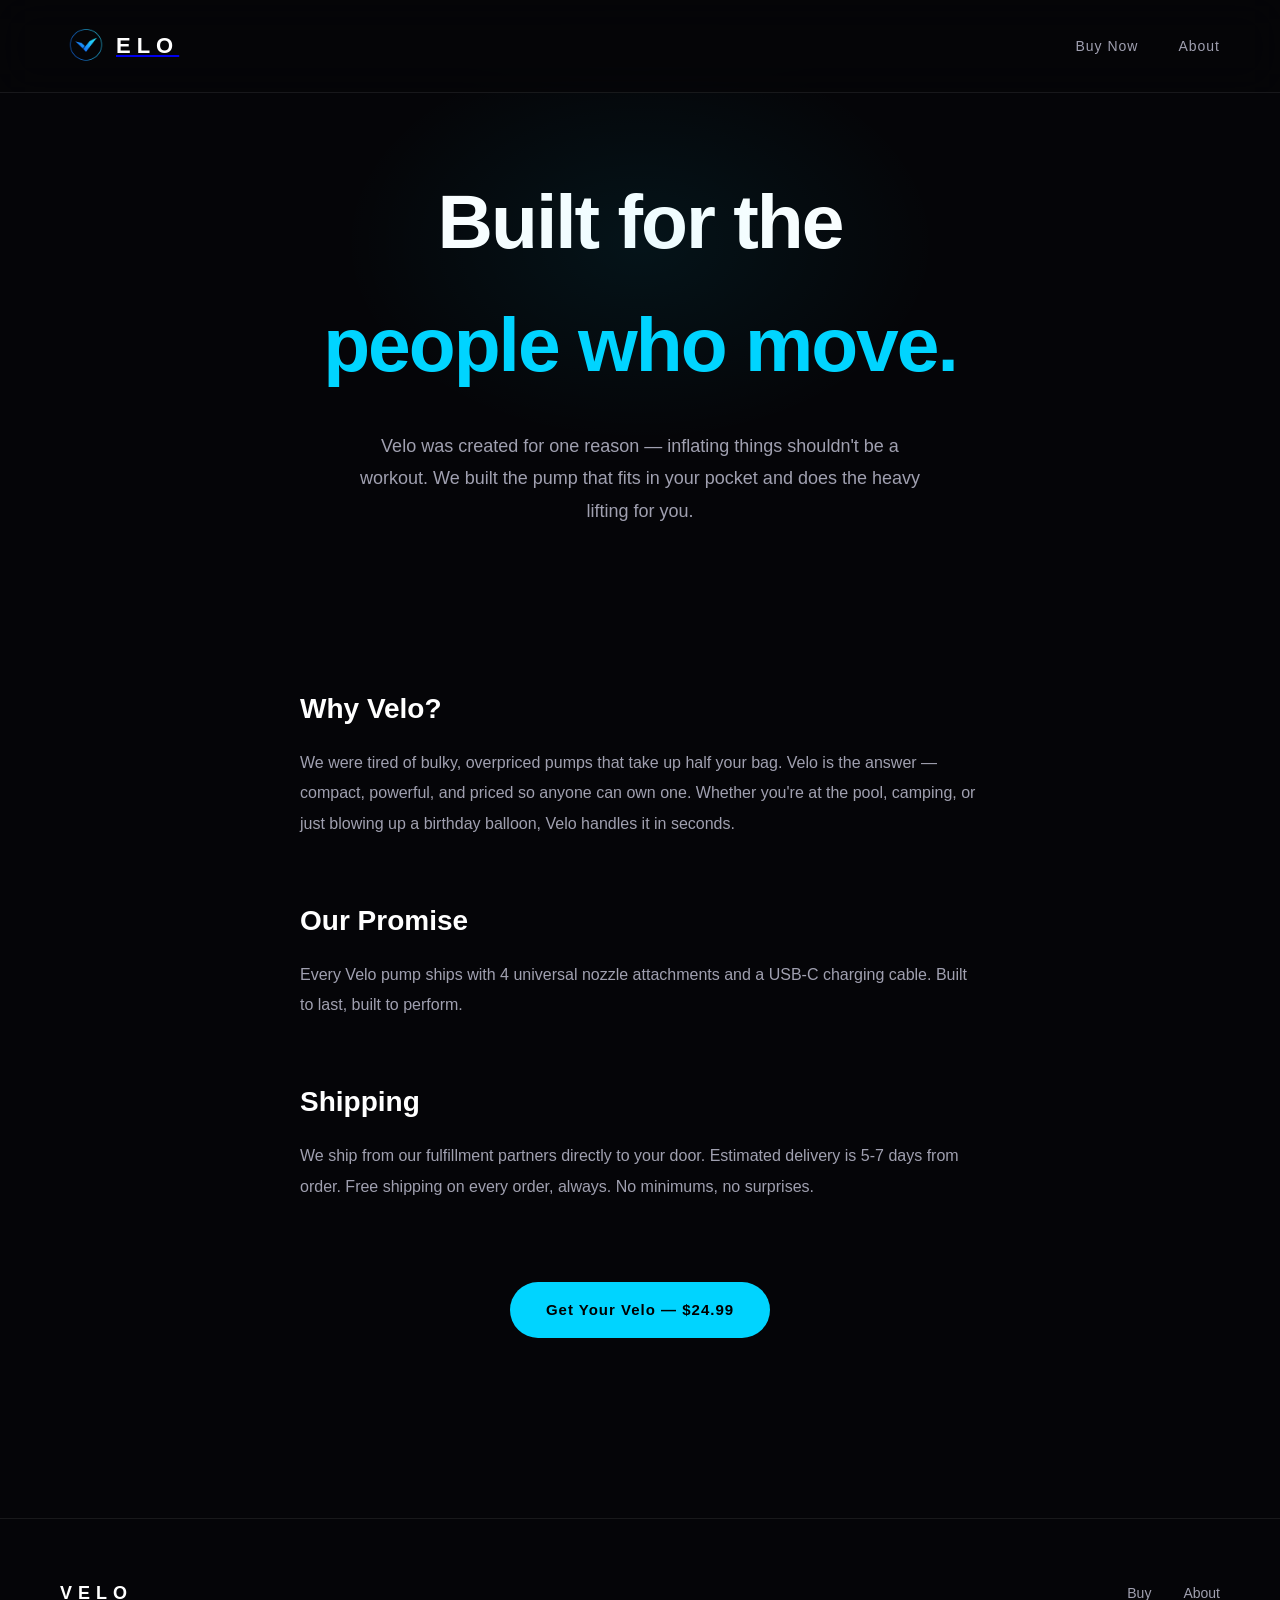
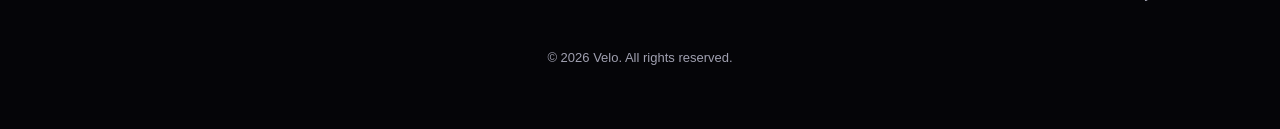
<file: about.html>
<!DOCTYPE html>
<html lang="en">
<head>
  <meta charset="UTF-8" />
  <meta name="viewport" content="width=device-width, initial-scale=1.0" />
  <title>About — Velo</title>
  <link rel="stylesheet" href="css/style.css" />
</head>
<body>

  <!-- NAV -->
  <nav class="nav">
    <a href="index.html" class="nav-logo"><img src="brand-logo-velo.png" alt="Velo" class="nav-logo-img" /><span class="nav-logo-text">ELO</span></a>
    <div class="nav-links">
      <a href="order.html">Buy Now</a>
      <a href="about.html">About</a>
    </div>
  </nav>

  <!-- ABOUT HERO -->
  <section class="about-hero">
    <h1>Built for the<br /><span class="blue">people who move.</span></h1>
    <p>Velo was created for one reason — inflating things shouldn't be a workout. We built the pump that fits in your pocket and does the heavy lifting for you.</p>
  </section>

  <!-- ABOUT CONTENT -->
  <div class="about-content">
    <div class="about-block reveal">
      <h2>Why Velo?</h2>
      <p>We were tired of bulky, overpriced pumps that take up half your bag. Velo is the answer — compact, powerful, and priced so anyone can own one. Whether you're at the pool, camping, or just blowing up a birthday balloon, Velo handles it in seconds.</p>
    </div>

    <div class="about-block reveal">
      <h2>Our Promise</h2>
      <p>Every Velo pump ships with 4 universal nozzle attachments and a USB-C charging cable. Built to last, built to perform.</p>
    </div>

    <div class="about-block reveal">
      <h2>Shipping</h2>
      <p>We ship from our fulfillment partners directly to your door. Estimated delivery is 5-7 days from order. Free shipping on every order, always. No minimums, no surprises.</p>
    </div>

    <div class="about-block reveal" style="text-align:center; padding-top: 20px;">
      <a href="order.html" class="btn-primary magnetic">Get Your Velo — $24.99</a>
    </div>
  </div>

  <!-- FOOTER -->
  <footer class="footer">
    <div class="footer-logo">VELO</div>
    <div class="footer-links">
      <a href="order.html">Buy</a>
      <a href="about.html">About</a>
    </div>
    <p class="footer-copy">© 2026 Velo. All rights reserved.</p>
  </footer>

  <script src="js/main.js"></script>
</body>
</html>
</file>
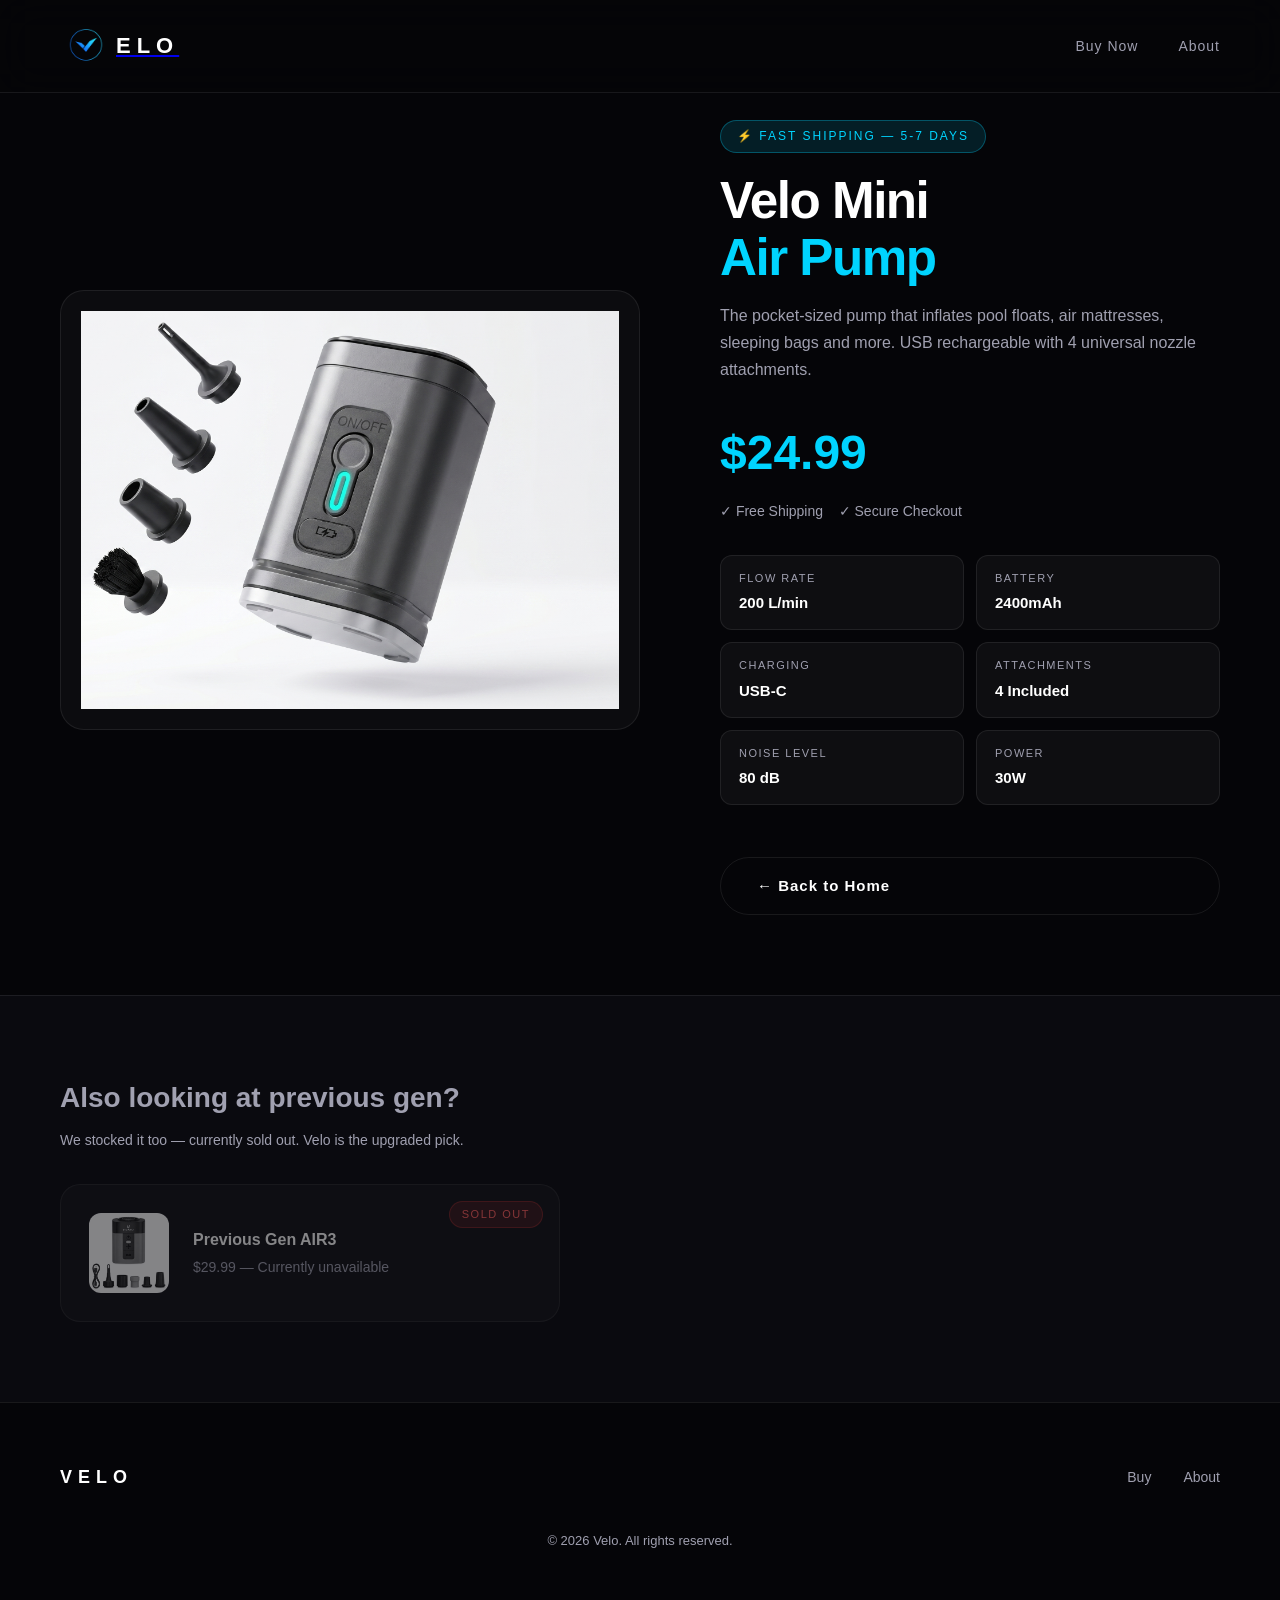
<file: order.html>
<!DOCTYPE html>
<html lang="en">
<head>
  <meta charset="UTF-8" />
  <meta name="viewport" content="width=device-width, initial-scale=1.0" />
  <title>Order — Velo Mini Air Pump</title>
  <link rel="stylesheet" href="css/style.css" />
</head>
<body>

  <!-- NAV -->
  <nav class="nav">
    <a href="index.html" class="nav-logo"><img src="brand-logo-velo.png" alt="Velo" class="nav-logo-img" /><span class="nav-logo-text">ELO</span></a>
    <div class="nav-links">
      <a href="order.html">Buy Now</a>
      <a href="about.html">About</a>
    </div>
  </nav>

  <!-- ORDER HERO -->
  <section class="order-hero" id="buy">
    <div class="order-images">
      <div class="order-main-img">
        <img src="Product pic cropped.png" alt="Velo Mini Air Pump" />
      </div>
    </div>

    <div class="order-details">
      <div class="order-badge">⚡ FAST Shipping — 5-7 Days</div>
      <h1 class="order-title">Velo Mini<br /><span class="blue">Air Pump</span></h1>
      <p class="order-desc">The pocket-sized pump that inflates pool floats, air mattresses, sleeping bags and more. USB rechargeable with 4 universal nozzle attachments.</p>

      <div class="order-price">$24.99</div>
      <p class="order-shipping">✓ Free Shipping &nbsp;&nbsp; ✓ Secure Checkout</p>

      <div class="order-specs">
        <div class="spec-item">
          <div class="spec-label">Flow Rate</div>
          <div class="spec-value">200 L/min</div>
        </div>
        <div class="spec-item">
          <div class="spec-label">Battery</div>
          <div class="spec-value">2400mAh</div>
        </div>
        <div class="spec-item">
          <div class="spec-label">Charging</div>
          <div class="spec-value">USB-C</div>
        </div>
        <div class="spec-item">
          <div class="spec-label">Attachments</div>
          <div class="spec-value">4 Included</div>
        </div>
        <div class="spec-item">
          <div class="spec-label">Noise Level</div>
          <div class="spec-value">80 dB</div>
        </div>
        <div class="spec-item">
          <div class="spec-label">Power</div>
          <div class="spec-value">30W</div>
        </div>
      </div>

      <div class="order-btn-group">
        <div id='product-component-1781456458834'></div>
        <a href="index.html" class="btn-secondary">← Back to Home</a>
      </div>
    </div>
  </section>

  <!-- ETENWOLF SOLD OUT -->
  <section class="sold-out-section">
    <h2>Also looking at previous gen?</h2>
    <p>We stocked it too — currently sold out. Velo is the upgraded pick.</p>
    <div class="sold-out-card">
      <img src="eten wofl org.png" alt="Previous Gen" />
      <div class="sold-out-info">
        <h3>Previous Gen AIR3</h3>
        <p>$29.99 — Currently unavailable</p>
      </div>
      <div class="sold-out-badge">Sold Out</div>
    </div>
  </section>

  <!-- FOOTER -->
  <footer class="footer">
    <div class="footer-logo">VELO</div>
    <div class="footer-links">
      <a href="order.html">Buy</a>
      <a href="about.html">About</a>
    </div>
    <p class="footer-copy">© 2026 Velo. All rights reserved.</p>
  </footer>


  <script src="js/main.js"></script>
  <script type="text/javascript">
  /*<![CDATA[*/
  (function () {
    var scriptURL = 'https://sdks.shopifycdn.com/buy-button/latest/buy-button-storefront.min.js';
    if (window.ShopifyBuy) {
      if (window.ShopifyBuy.UI) {
        ShopifyBuyInit();
      } else {
        loadScript();
      }
    } else {
      loadScript();
    }
    function loadScript() {
      var script = document.createElement('script');
      script.async = true;
      script.src = scriptURL;
      (document.getElementsByTagName('head')[0] || document.getElementsByTagName('body')[0]).appendChild(script);
      script.onload = ShopifyBuyInit;
    }
    function ShopifyBuyInit() {
      var client = ShopifyBuy.buildClient({
        domain: 'yz4bep-x0.myshopify.com',
        storefrontAccessToken: '487ffec6fc851f713937d38191267600',
      });
      ShopifyBuy.UI.onReady(client).then(function (ui) {
        ui.createComponent('product', {
          id: '10559886950678',
          node: document.getElementById('product-component-1781456458834'),
          moneyFormat: '%24%7B%7Bamount%7D%7D',
          options: {
            "product": {
              "styles": {
                "product": {
                  "@media (min-width: 601px)": {
                    "max-width": "100%",
                    "margin-left": "0px",
                    "margin-bottom": "0px"
                  }
                },
                "button": {
                  ":hover": { "background-color": "#00bde6" },
                  "background-color": "#00D4FF",
                  "color": "#000000",
                  "font-weight": "700",
                  "border-radius": "12px",
                  "padding": "16px 40px",
                  "font-size": "16px",
                  ":focus": { "background-color": "#00bde6" }
                }
              },
              "buttonDestination": "checkout",
              "text": { "button": "Buy Now — $24.99" },
              "contents": {
                "img": false,
                "title": false,
                "price": false
              }
            },
            "cart": {
              "styles": {
                "button": {
                  ":hover": { "background-color": "#00bde6" },
                  "background-color": "#00D4FF",
                  "color": "#000000"
                }
              },
              "text": { "total": "Subtotal", "button": "Checkout" }
            },
            "toggle": {
              "styles": {
                "toggle": {
                  "background-color": "#00D4FF",
                  ":hover": { "background-color": "#00bde6" },
                  ":focus": { "background-color": "#00bde6" }
                }
              }
            }
          }
        });
      });
    }
  })();
  /*]]>*/
  </script>
</body>
</html>
</file>
<file: css/style.css>
/* ===== RESET & BASE ===== */
*, *::before, *::after { box-sizing: border-box; margin: 0; padding: 0; }

:root {
  --bg: #050508;
  --bg2: #0a0a0f;
  --blue: #00D4FF;
  --blue-dim: rgba(0, 212, 255, 0.12);
  --white: #ffffff;
  --gray: #a0a0b0;
  --light: #e8e8f0;
  --card-bg: rgba(255,255,255,0.04);
  --border: rgba(255,255,255,0.08);
}

html { scroll-behavior: smooth; }

body {
  background: var(--bg);
  color: var(--white);
  font-family: -apple-system, BlinkMacSystemFont, 'SF Pro Display', 'Segoe UI', sans-serif;
  overflow-x: hidden;
  line-height: 1.6;
}

.blue { color: var(--blue); }

/* ===== NAV ===== */
.nav {
  position: fixed;
  top: 0; left: 0; right: 0;
  z-index: 100;
  display: flex;
  justify-content: space-between;
  align-items: center;
  padding: 20px 60px;
  background: rgba(5,5,8,0.8);
  backdrop-filter: blur(20px);
  border-bottom: 1px solid var(--border);
}

.nav-logo {
  display: flex;
  align-items: center;
  gap: 4px;
}

.nav-logo-img {
  height: 52px;
  width: 52px;
  object-fit: contain;
}

.nav-logo-text {
  font-size: 22px;
  font-weight: 800;
  letter-spacing: 6px;
  color: var(--white);
}

.nav-links {
  display: flex;
  gap: 40px;
}

.nav-links a {
  color: var(--gray);
  text-decoration: none;
  font-size: 14px;
  letter-spacing: 1px;
  transition: color 0.3s;
}

.nav-links a:hover { color: var(--blue); }

/* ===== HERO ===== */
.hero {
  min-height: 100vh;
  display: flex;
  align-items: center;
  justify-content: space-between;
  padding: 120px 60px 80px;
  gap: 60px;
  position: relative;
  overflow: hidden;
}

.hero::before {
  content: '';
  position: absolute;
  top: 20%;
  right: 10%;
  width: 600px;
  height: 600px;
  background: radial-gradient(circle, rgba(0,212,255,0.08) 0%, transparent 70%);
  pointer-events: none;
}

.hero-content {
  flex: 1;
  max-width: 560px;
  z-index: 1;
}

.hero-eyebrow {
  font-size: 12px;
  letter-spacing: 4px;
  text-transform: uppercase;
  color: var(--blue);
  margin-bottom: 20px;
}

.hero-title {
  font-size: clamp(48px, 6vw, 80px);
  font-weight: 800;
  line-height: 1.05;
  letter-spacing: -2px;
  margin-bottom: 24px;
  color: var(--white);
}

.hero-sub {
  font-size: 18px;
  color: var(--gray);
  margin-bottom: 40px;
  max-width: 420px;
  line-height: 1.7;
}

.hero-image {
  flex: 1;
  display: flex;
  justify-content: center;
  align-items: center;
  z-index: 1;
}

.hero-img {
  width: 100%;
  max-width: 520px;
  filter: drop-shadow(0 0 60px rgba(0,212,255,0.25));
  animation: float 6s ease-in-out infinite;
}

@keyframes float {
  0%, 100% { transform: translateY(0px); }
  50% { transform: translateY(-18px); }
}

/* ===== BUTTONS ===== */
.btn-primary {
  display: inline-block;
  padding: 16px 36px;
  background: var(--blue);
  color: #000;
  font-size: 15px;
  font-weight: 700;
  letter-spacing: 1px;
  text-decoration: none;
  border-radius: 50px;
  transition: all 0.3s ease;
  cursor: pointer;
  border: none;
}

.btn-primary:hover {
  background: #fff;
  transform: translateY(-2px);
  box-shadow: 0 20px 40px rgba(0,212,255,0.3);
}

.btn-secondary {
  display: inline-block;
  padding: 16px 36px;
  background: transparent;
  color: var(--white);
  font-size: 15px;
  font-weight: 600;
  letter-spacing: 1px;
  text-decoration: none;
  border-radius: 50px;
  border: 1px solid var(--border);
  transition: all 0.3s ease;
  cursor: pointer;
}

.btn-secondary:hover {
  border-color: var(--blue);
  color: var(--blue);
}

/* ===== SCROLL VIDEO HERO ===== */
.scroll-section {
  position: relative;
  height: 180vh;
}

.scroll-sticky {
  position: sticky;
  top: 0;
  height: 100vh;
  width: 100%;
  background: #000;
  overflow: hidden;
}

.scroll-video {
  position: absolute;
  inset: 0;
  width: 100%;
  height: 100%;
  object-fit: contain;
  opacity: 0;
  transition: opacity 0.6s ease;
}

.scroll-video.ready { opacity: 1; }

/* Loading */
.scroll-loader {
  position: absolute;
  inset: 0;
  display: flex;
  flex-direction: column;
  align-items: center;
  justify-content: center;
  gap: 20px;
  z-index: 10;
  background: #000;
  transition: opacity 0.6s ease;
}

.scroll-loader.hidden { opacity: 0; pointer-events: none; }

.loader-spinner {
  width: 48px;
  height: 48px;
  border: 2px solid rgba(255,255,255,0.05);
  border-top-color: var(--blue);
  border-radius: 50%;
  animation: spin 0.8s linear infinite;
}

@keyframes spin { to { transform: rotate(360deg); } }

.loader-text {
  font-size: 10px;
  font-weight: 900;
  letter-spacing: 0.35em;
  text-transform: uppercase;
  color: rgba(255,255,255,0.4);
}

.loader-bar-track {
  width: 200px;
  height: 1px;
  background: rgba(255,255,255,0.1);
  border-radius: 1px;
  overflow: hidden;
}

.loader-bar {
  height: 100%;
  width: 0%;
  background: var(--blue);
  transition: width 0.2s ease;
}

/* Edge fades */
.scroll-fade-top {
  position: absolute;
  inset-x: 0;
  top: 0;
  height: 120px;
  background: linear-gradient(to bottom, #000 0%, transparent 100%);
  pointer-events: none;
  z-index: 20;
}

.scroll-fade-bottom {
  position: absolute;
  inset-x: 0;
  bottom: 0;
  height: 120px;
  background: linear-gradient(to top, #000 0%, transparent 100%);
  pointer-events: none;
  z-index: 20;
}

/* Scroll cue */
.scroll-cue {
  position: absolute;
  bottom: 40px;
  left: 50%;
  transform: translateX(-50%);
  display: flex;
  flex-direction: column;
  align-items: center;
  gap: 8px;
  z-index: 30;
  opacity: 0.4;
  pointer-events: none;
  transition: opacity 0.5s ease;
}

.scroll-cue.hidden { opacity: 0; }

.scroll-cue span {
  font-size: 10px;
  font-weight: 900;
  letter-spacing: 0.4em;
  text-transform: uppercase;
  color: var(--white);
}

.scroll-cue-line {
  width: 1px;
  height: 40px;
  background: linear-gradient(to bottom, rgba(255,255,255,0.6), transparent);
  animation: pulse 1.5s ease-in-out infinite;
}

@keyframes pulse { 0%, 100% { opacity: 0.4; } 50% { opacity: 1; } }

/* Scroll overlay text */
.scroll-overlay {
  position: absolute;
  inset: 0;
  display: flex;
  flex-direction: column;
  align-items: center;
  justify-content: center;
  text-align: center;
  z-index: 25;
  opacity: 0;
  transform: translateY(20px);
  transition: opacity 0.8s ease, transform 0.8s ease;
  pointer-events: none;
  padding: 40px;
}

.scroll-overlay.visible {
  opacity: 1;
  transform: translateY(0);
  pointer-events: all;
}

.scroll-overlay-title {
  font-size: clamp(80px, 14vw, 160px);
  font-weight: 900;
  letter-spacing: -4px;
  line-height: 0.95;
  margin-bottom: 12px;
  color: var(--white);
  text-transform: uppercase;
}

.scroll-overlay-tagline {
  font-size: clamp(13px, 1.5vw, 18px);
  font-weight: 400;
  letter-spacing: 6px;
  text-transform: uppercase;
  color: var(--white);
  margin-bottom: 20px;
  opacity: 0.85;
}

.scroll-overlay-sub {
  font-size: clamp(14px, 1.8vw, 20px);
  color: var(--gray);
  margin-bottom: 36px;
  letter-spacing: 1px;
}

/* ===== SECTION HEADER ===== */
.section-header {
  text-align: center;
  margin-bottom: 60px;
}

.section-eyebrow {
  font-size: 11px;
  letter-spacing: 4px;
  text-transform: uppercase;
  color: var(--blue);
  margin-bottom: 16px;
}

.section-header h2 {
  font-size: clamp(36px, 5vw, 60px);
  font-weight: 800;
  letter-spacing: -2px;
  line-height: 1.1;
}

.section-sub {
  color: var(--gray);
  font-size: 16px;
  margin-top: 12px;
}

/* ===== PRODUCTS SECTION ===== */
.products-section {
  padding: 120px 60px;
  background: var(--bg2);
}

.products-grid {
  display: grid;
  grid-template-columns: repeat(3, 1fr);
  gap: 24px;
  max-width: 1100px;
  margin: 0 auto;
}

.product-card {
  background: var(--card-bg);
  border: 1px solid var(--border);
  border-radius: 24px;
  overflow: hidden;
  transition: all 0.4s ease;
}

.product-card:hover {
  border-color: rgba(0,212,255,0.25);
  transform: translateY(-6px);
}

.product-img-wrap {
  background: rgba(255,255,255,0.02);
  padding: 40px;
  display: flex;
  align-items: center;
  justify-content: center;
  min-height: 200px;
  border-bottom: 1px solid var(--border);
}

.product-img-wrap img {
  width: 100%;
  max-width: 100%;
  object-fit: contain;
}

.attachments-wrap {
  flex-direction: column;
  gap: 16px;
}

.attachment-grid {
  display: grid;
  grid-template-columns: 1fr 1fr;
  gap: 12px;
}

.attachment-dot {
  width: 48px;
  height: 48px;
  background: rgba(0,212,255,0.1);
  border: 1px solid rgba(0,212,255,0.2);
  border-radius: 50%;
}

.attachment-label {
  font-size: 12px;
  letter-spacing: 2px;
  text-transform: uppercase;
  color: var(--blue);
}

.cable-wrap { background: rgba(0,212,255,0.03); }

.cable-icon {
  font-size: 64px;
  filter: drop-shadow(0 0 20px rgba(0,212,255,0.4));
}

.product-card-info {
  padding: 28px;
}

.product-card-info h3 {
  font-size: 18px;
  font-weight: 700;
  margin-bottom: 8px;
}

.product-card-info p {
  font-size: 14px;
  color: var(--gray);
  line-height: 1.7;
  margin-bottom: 16px;
}

.product-gen-label {
  position: absolute;
  top: 16px;
  left: 16px;
  font-size: 10px;
  letter-spacing: 2px;
  text-transform: uppercase;
  color: var(--gray);
}

.gen-new { color: var(--blue); }

.product-card { position: relative; }

.product-old {
  opacity: 0.55;
  filter: grayscale(0.3);
}

.product-old:hover {
  opacity: 0.7;
  transform: translateY(-2px);
}

.product-featured-card {
  border-color: rgba(0,212,255,0.4) !important;
  background: rgba(0,212,255,0.04) !important;
  transform: translateY(-12px);
}

.product-featured-card:hover {
  transform: translateY(-18px) !important;
  box-shadow: 0 40px 80px rgba(0,212,255,0.12);
}

.product-img-featured {
  background: rgba(0,212,255,0.04) !important;
  padding: 0 !important;
  min-height: 260px;
}

.product-img-featured img {
  width: 100% !important;
  max-width: 100% !important;
  height: 260px;
  object-fit: cover;
  object-position: center;
}

.featured-name { font-size: 20px !important; }

.old-tag {
  background: rgba(255,255,255,0.05) !important;
  border-color: rgba(255,255,255,0.1) !important;
  color: var(--gray) !important;
}

.product-tag {
  display: inline-block;
  padding: 4px 12px;
  background: var(--blue-dim);
  border: 1px solid rgba(0,212,255,0.2);
  border-radius: 50px;
  font-size: 11px;
  letter-spacing: 1px;
  color: var(--blue);
  text-transform: uppercase;
}

/* ===== VIDEOS SECTION ===== */
.videos-section {
  padding: 120px 60px;
  background: var(--bg);
}

.videos-grid {
  display: grid;
  grid-template-columns: repeat(3, 1fr);
  gap: 24px;
  max-width: 1100px;
  margin: 0 auto 20px;
}

.video-card {
  border-radius: 20px;
  overflow: hidden;
  border: 1px solid var(--border);
  transition: all 0.4s ease;
  background: #000;
}

.video-card video {
  width: 100%;
  height: auto;
  display: block;
}

.video-card:hover {
  border-color: rgba(0,212,255,0.25);
  transform: translateY(-4px);
}

.video-placeholder {
  background: rgba(255,255,255,0.03);
  aspect-ratio: 9/16;
  display: flex;
  flex-direction: column;
  align-items: center;
  justify-content: center;
  gap: 16px;
  cursor: pointer;
}

.play-btn {
  width: 56px;
  height: 56px;
  background: var(--blue);
  color: #000;
  border-radius: 50%;
  display: flex;
  align-items: center;
  justify-content: center;
  font-size: 18px;
  transition: transform 0.3s ease;
}

.video-card:hover .play-btn { transform: scale(1.1); }

.video-placeholder p {
  font-size: 13px;
  color: var(--gray);
  text-align: center;
  padding: 0 20px;
}

.videos-note {
  text-align: center;
  font-size: 12px;
  color: rgba(255,255,255,0.2);
  letter-spacing: 1px;
}

/* ===== REVIEWS SECTION ===== */
.reviews-section {
  padding: 120px 60px;
  background: var(--bg2);
}

.reviews-grid {
  display: grid;
  grid-template-columns: repeat(2, 1fr);
  gap: 24px;
  max-width: 900px;
  margin: 0 auto;
}

.review-card {
  background: var(--card-bg);
  border: 1px solid var(--border);
  border-radius: 20px;
  padding: 32px;
  transition: all 0.4s ease;
}

.review-card:hover {
  border-color: rgba(0,212,255,0.2);
  transform: translateY(-3px);
}

.review-stars {
  color: #FFD700;
  font-size: 16px;
  margin-bottom: 16px;
  letter-spacing: 2px;
}

.review-text {
  font-size: 15px;
  color: var(--light);
  line-height: 1.8;
  margin-bottom: 20px;
  font-style: italic;
}

.review-author {
  font-size: 13px;
  color: var(--gray);
  letter-spacing: 1px;
}

/* ===== PRICING SECTION ===== */
.pricing-section {
  padding: 120px 60px;
  background: var(--bg);
}

.pricing-grid {
  display: grid;
  grid-template-columns: 1fr 1fr;
  gap: 24px;
  max-width: 800px;
  margin: 0 auto;
}

.pricing-grid-three {
  grid-template-columns: 1fr 1.2fr 1fr;
  max-width: 1100px;
}

.pricing-card {
  background: var(--card-bg);
  border: 1px solid var(--border);
  border-radius: 28px;
  padding: 40px;
  text-align: center;
  position: relative;
  transition: all 0.4s ease;
}

.pricing-featured {
  border-color: rgba(0,212,255,0.4);
  background: rgba(0,212,255,0.04);
}

.pricing-featured:hover {
  transform: translateY(-6px);
  box-shadow: 0 30px 60px rgba(0,212,255,0.1);
}

.pricing-soldout {
  opacity: 0.5;
  filter: grayscale(0.5);
}

.pricing-badge {
  display: inline-block;
  padding: 5px 14px;
  background: var(--blue);
  color: #000;
  font-size: 10px;
  font-weight: 800;
  letter-spacing: 2px;
  text-transform: uppercase;
  border-radius: 50px;
  margin-bottom: 24px;
}

.soldout-badge {
  background: rgba(255,60,60,0.15);
  border: 1px solid rgba(255,60,60,0.3);
  color: #ff6060;
}

.pricing-img {
  width: 120px;
  height: 120px;
  object-fit: contain;
  margin: 0 auto 24px;
  display: block;
}

.pricing-name {
  font-size: 20px;
  font-weight: 700;
  margin-bottom: 8px;
}

.pricing-price {
  font-size: 48px;
  font-weight: 800;
  color: var(--blue);
  margin-bottom: 28px;
}

.soldout-price { color: var(--gray); }

.pricing-perks {
  list-style: none;
  margin-bottom: 32px;
  text-align: left;
}

.pricing-perks li {
  font-size: 14px;
  color: var(--gray);
  padding: 8px 0;
  border-bottom: 1px solid var(--border);
}

.pricing-perks li:first-child { border-top: 1px solid var(--border); }

.soldout-perks li { color: rgba(255,255,255,0.25); }

.btn-soldout {
  display: inline-block;
  padding: 16px 36px;
  background: transparent;
  color: rgba(255,255,255,0.2);
  font-size: 15px;
  font-weight: 600;
  border-radius: 50px;
  border: 1px solid rgba(255,255,255,0.1);
  cursor: not-allowed;
  width: 100%;
}

/* ===== FEATURES ===== */
.features {
  padding: 120px 60px;
  background: var(--bg2);
}

.features-grid {
  display: grid;
  grid-template-columns: repeat(4, 1fr);
  gap: 24px;
  max-width: 1200px;
  margin: 0 auto;
}

.feature-card {
  background: var(--card-bg);
  border: 1px solid var(--border);
  border-radius: 20px;
  padding: 40px 28px;
  transition: all 0.4s ease;
}

.feature-card:hover {
  border-color: rgba(0,212,255,0.3);
  background: rgba(0,212,255,0.05);
  transform: translateY(-4px);
}

.feature-icon {
  font-size: 32px;
  margin-bottom: 16px;
}

.feature-card h3 {
  font-size: 18px;
  font-weight: 700;
  margin-bottom: 10px;
  color: var(--white);
}

.feature-card p {
  font-size: 14px;
  color: var(--gray);
  line-height: 1.7;
}

/* ===== CTA BANNER ===== */
.cta-banner {
  padding: 120px 60px;
  text-align: center;
  position: relative;
  overflow: hidden;
}

.cta-banner::before {
  content: '';
  position: absolute;
  top: 50%;
  left: 50%;
  transform: translate(-50%, -50%);
  width: 800px;
  height: 400px;
  background: radial-gradient(ellipse, rgba(0,212,255,0.08) 0%, transparent 70%);
  pointer-events: none;
}

.cta-banner h2 {
  font-size: clamp(36px, 5vw, 60px);
  font-weight: 800;
  letter-spacing: -2px;
  margin-bottom: 16px;
}

.cta-banner p {
  color: var(--gray);
  font-size: 16px;
  margin-bottom: 40px;
}

/* ===== REVEAL ANIMATION ===== */
.reveal {
  opacity: 0;
  transform: translateY(40px);
  transition: opacity 0.7s ease, transform 0.7s ease;
}

.reveal.visible {
  opacity: 1;
  transform: translateY(0);
}

/* ===== FOOTER ===== */
.footer {
  padding: 60px;
  border-top: 1px solid var(--border);
  display: flex;
  align-items: center;
  justify-content: space-between;
  flex-wrap: wrap;
  gap: 20px;
}

.footer-logo {
  font-size: 18px;
  font-weight: 800;
  letter-spacing: 6px;
}

.footer-links {
  display: flex;
  gap: 32px;
}

.footer-links a {
  color: var(--gray);
  text-decoration: none;
  font-size: 14px;
  transition: color 0.3s;
}

.footer-links a:hover { color: var(--blue); }

.footer-copy {
  color: var(--gray);
  font-size: 13px;
  width: 100%;
  text-align: center;
  margin-top: 20px;
}

/* ===== ORDER PAGE ===== */
.order-hero {
  min-height: 100vh;
  display: flex;
  align-items: center;
  padding: 120px 60px 80px;
  gap: 80px;
}

.order-images {
  flex: 1;
  display: flex;
  flex-direction: column;
  gap: 16px;
}

.order-main-img {
  width: 100%;
  border-radius: 24px;
  background: rgba(255,255,255,0.03);
  border: 1px solid var(--border);
  overflow: hidden;
}

.order-main-img img {
  width: 100%;
  display: block;
}

.order-details {
  flex: 1;
  max-width: 500px;
}

.order-badge {
  display: inline-block;
  padding: 6px 16px;
  background: var(--blue-dim);
  border: 1px solid rgba(0,212,255,0.3);
  border-radius: 50px;
  font-size: 12px;
  letter-spacing: 2px;
  color: var(--blue);
  text-transform: uppercase;
  margin-bottom: 20px;
}

.order-title {
  font-size: clamp(32px, 4vw, 52px);
  font-weight: 800;
  letter-spacing: -1.5px;
  line-height: 1.1;
  margin-bottom: 16px;
}

.order-desc {
  color: var(--gray);
  font-size: 16px;
  line-height: 1.7;
  margin-bottom: 32px;
}

.order-price {
  font-size: 48px;
  font-weight: 800;
  color: var(--blue);
  margin-bottom: 8px;
}

.order-shipping {
  color: var(--gray);
  font-size: 14px;
  margin-bottom: 32px;
}

.order-specs {
  display: grid;
  grid-template-columns: 1fr 1fr;
  gap: 12px;
  margin-bottom: 40px;
}

.spec-item {
  background: var(--card-bg);
  border: 1px solid var(--border);
  border-radius: 12px;
  padding: 14px 18px;
}

.spec-label {
  font-size: 11px;
  letter-spacing: 1.5px;
  text-transform: uppercase;
  color: var(--gray);
  margin-bottom: 4px;
}

.spec-value {
  font-size: 15px;
  font-weight: 600;
  color: var(--white);
}

.order-btn-group {
  display: flex;
  flex-direction: column;
  gap: 12px;
}

/* ETENWOLF SOLD OUT SECTION */
.sold-out-section {
  padding: 80px 60px;
  background: var(--bg2);
  border-top: 1px solid var(--border);
}

.sold-out-section h2 {
  font-size: 28px;
  font-weight: 700;
  margin-bottom: 8px;
  color: var(--gray);
}

.sold-out-section p {
  color: var(--gray);
  font-size: 14px;
  margin-bottom: 32px;
}

.sold-out-card {
  display: flex;
  align-items: center;
  gap: 24px;
  background: var(--card-bg);
  border: 1px solid var(--border);
  border-radius: 20px;
  padding: 28px;
  max-width: 500px;
  opacity: 0.5;
  position: relative;
}

.sold-out-card img {
  width: 80px;
  height: 80px;
  object-fit: contain;
  border-radius: 12px;
  filter: grayscale(1);
}

.sold-out-info h3 {
  font-size: 16px;
  font-weight: 600;
  margin-bottom: 4px;
}

.sold-out-info p {
  font-size: 14px;
  color: var(--gray);
  margin: 0;
}

.sold-out-badge {
  position: absolute;
  top: 16px;
  right: 16px;
  background: rgba(255,60,60,0.15);
  border: 1px solid rgba(255,60,60,0.3);
  color: #ff6060;
  font-size: 11px;
  letter-spacing: 1.5px;
  text-transform: uppercase;
  padding: 4px 12px;
  border-radius: 50px;
}

/* ===== ORDER FORM ===== */
.order-main-img {
  border-radius: 24px;
  background: rgba(255,255,255,0.03);
  border: 1px solid var(--border);
  overflow: hidden;
  margin-bottom: 16px;
}

.order-main-img img {
  width: 100%;
  display: block;
  max-height: 480px;
  object-fit: contain;
  padding: 20px;
}

.order-price-sub {
  font-size: 16px;
  font-weight: 400;
  color: var(--blue);
  margin-left: 8px;
}

.checkout-form {
  display: flex;
  flex-direction: column;
  gap: 12px;
}

.form-section-label {
  font-size: 10px;
  letter-spacing: 3px;
  text-transform: uppercase;
  color: var(--blue);
  margin-top: 8px;
  padding-bottom: 8px;
  border-bottom: 1px solid var(--border);
}

.form-row {
  display: grid;
  grid-template-columns: 1fr 1fr;
  gap: 12px;
}

.form-group {
  display: flex;
  flex-direction: column;
  gap: 6px;
}

.form-group label {
  font-size: 11px;
  letter-spacing: 1px;
  text-transform: uppercase;
  color: var(--gray);
}

.form-group input {
  background: rgba(255,255,255,0.04);
  border: 1px solid var(--border);
  border-radius: 10px;
  padding: 12px 16px;
  color: var(--white);
  font-size: 14px;
  outline: none;
  transition: border-color 0.3s;
  font-family: inherit;
}

.form-group input:focus {
  border-color: rgba(0,212,255,0.5);
  background: rgba(0,212,255,0.04);
}

.form-group input::placeholder { color: rgba(255,255,255,0.2); }

.order-summary {
  background: rgba(255,255,255,0.03);
  border: 1px solid var(--border);
  border-radius: 14px;
  padding: 20px;
  margin-top: 8px;
}

.summary-row {
  display: flex;
  justify-content: space-between;
  font-size: 14px;
  color: var(--gray);
  padding: 8px 0;
  border-bottom: 1px solid var(--border);
}

.summary-row:last-child { border-bottom: none; }

.summary-total {
  color: var(--white);
  font-weight: 700;
  font-size: 16px;
}

.order-submit {
  width: 100%;
  text-align: center;
  padding: 18px;
  font-size: 16px;
  margin-top: 4px;
}

.secure-note {
  text-align: center;
  font-size: 12px;
  color: var(--gray);
  margin-top: 8px;
}

.order-success {
  text-align: center;
  padding: 60px 20px;
}

.success-icon {
  width: 72px;
  height: 72px;
  background: rgba(0,212,255,0.1);
  border: 2px solid var(--blue);
  border-radius: 50%;
  display: flex;
  align-items: center;
  justify-content: center;
  font-size: 28px;
  color: var(--blue);
  margin: 0 auto 24px;
}

.order-success h2 {
  font-size: 32px;
  font-weight: 800;
  margin-bottom: 12px;
}

.order-success p {
  color: var(--gray);
  font-size: 16px;
}

/* ===== CHECKOUT MODAL ===== */
.modal-overlay {
  position: fixed;
  inset: 0;
  background: rgba(0,0,0,0.85);
  backdrop-filter: blur(12px);
  z-index: 1000;
  display: flex;
  align-items: center;
  justify-content: center;
  opacity: 0;
  pointer-events: none;
  transition: opacity 0.3s ease;
  padding: 20px;
}

.modal-overlay.active {
  opacity: 1;
  pointer-events: all;
}

.modal {
  background: #0d0d14;
  border: 1px solid var(--border);
  border-radius: 28px;
  padding: 36px 40px;
  width: 100%;
  max-width: 860px;
  max-height: 92vh;
  overflow-y: auto;
  position: relative;
  transform: translateY(20px);
  transition: transform 0.3s ease;
}

.modal-overlay.active .modal {
  transform: translateY(0);
}

.modal-close {
  position: absolute;
  top: 20px;
  right: 20px;
  background: rgba(255,255,255,0.06);
  border: 1px solid var(--border);
  color: var(--gray);
  width: 32px;
  height: 32px;
  border-radius: 50%;
  cursor: pointer;
  font-size: 13px;
  display: flex;
  align-items: center;
  justify-content: center;
  transition: all 0.2s;
}

.modal-close:hover { background: rgba(255,255,255,0.1); color: var(--white); }

.modal-header { margin-bottom: 20px; }

.modal-header h2 {
  font-size: 22px;
  font-weight: 800;
  margin-bottom: 4px;
}

.modal-sub { font-size: 13px; color: var(--blue); }

.checkout-form {
  display: grid;
  grid-template-columns: 1fr 1fr;
  gap: 12px;
  align-items: start;
}

.checkout-form .form-section-label,
.checkout-form .form-group:not(.form-row .form-group),
.checkout-form .order-summary,
.checkout-form .order-submit,
.checkout-form .secure-note {
  grid-column: span 2;
}

.checkout-form .form-row {
  grid-column: span 2;
}

.form-section-label {
  font-size: 10px;
  letter-spacing: 3px;
  text-transform: uppercase;
  color: var(--blue);
  margin-top: 8px;
  padding-bottom: 8px;
  border-bottom: 1px solid var(--border);
}

.form-row { display: grid; grid-template-columns: 1fr 1fr; gap: 12px; }

.form-group { display: flex; flex-direction: column; gap: 6px; }

.form-group label {
  font-size: 11px;
  letter-spacing: 1px;
  text-transform: uppercase;
  color: var(--gray);
}

.form-group input {
  background: rgba(255,255,255,0.04);
  border: 1px solid var(--border);
  border-radius: 10px;
  padding: 12px 16px;
  color: var(--white);
  font-size: 14px;
  outline: none;
  transition: border-color 0.3s;
  font-family: inherit;
}

.form-group input:focus {
  border-color: rgba(0,212,255,0.5);
  background: rgba(0,212,255,0.04);
}

.form-group input::placeholder { color: rgba(255,255,255,0.2); }

.order-summary {
  background: rgba(255,255,255,0.03);
  border: 1px solid var(--border);
  border-radius: 14px;
  padding: 20px;
  margin-top: 8px;
}

.summary-row {
  display: flex;
  justify-content: space-between;
  font-size: 14px;
  color: var(--gray);
  padding: 8px 0;
  border-bottom: 1px solid var(--border);
}

.summary-row:last-child { border-bottom: none; }

.summary-total { color: var(--white); font-weight: 700; font-size: 16px; }

.order-submit { width: 100%; text-align: center; padding: 18px; font-size: 16px; margin-top: 4px; }

.secure-note { text-align: center; font-size: 12px; color: var(--gray); margin-top: 8px; }

.order-success { text-align: center; padding: 40px 20px; }

.success-icon {
  width: 72px;
  height: 72px;
  background: rgba(0,212,255,0.1);
  border: 2px solid var(--blue);
  border-radius: 50%;
  display: flex;
  align-items: center;
  justify-content: center;
  font-size: 28px;
  color: var(--blue);
  margin: 0 auto 24px;
}

.order-success h2 { font-size: 28px; font-weight: 800; margin-bottom: 12px; }
.order-success p { color: var(--gray); font-size: 16px; }

/* ===== ABOUT PAGE ===== */
.about-hero {
  min-height: 60vh;
  display: flex;
  flex-direction: column;
  align-items: center;
  justify-content: center;
  text-align: center;
  padding: 160px 60px 80px;
  position: relative;
}

.about-hero::before {
  content: '';
  position: absolute;
  top: 40%;
  left: 50%;
  transform: translate(-50%, -50%);
  width: 600px;
  height: 400px;
  background: radial-gradient(ellipse, rgba(0,212,255,0.07) 0%, transparent 70%);
  pointer-events: none;
}

.about-hero h1 {
  font-size: clamp(42px, 6vw, 80px);
  font-weight: 800;
  letter-spacing: -2px;
  margin-bottom: 24px;
}

.about-hero p {
  font-size: 18px;
  color: var(--gray);
  max-width: 560px;
  line-height: 1.8;
}

.about-content {
  padding: 80px 60px 120px;
  max-width: 800px;
  margin: 0 auto;
}

.about-block {
  margin-bottom: 60px;
}

.about-block h2 {
  font-size: 28px;
  font-weight: 700;
  margin-bottom: 16px;
  color: var(--white);
}

.about-block p {
  font-size: 16px;
  color: var(--gray);
  line-height: 1.9;
}

/* ===== MAGNETIC BUTTON ===== */
.magnetic {
  position: relative;
  display: inline-block;
  transition: transform 0.2s ease;
}

/* ===== RESPONSIVE ===== */
@media (max-width: 900px) {
  .nav { padding: 20px 24px; }
  .products-grid, .videos-grid { grid-template-columns: 1fr; }
  .reviews-grid, .pricing-grid { grid-template-columns: 1fr; }
  .products-section, .videos-section, .reviews-section, .pricing-section { padding: 80px 24px; }
  .features-grid { grid-template-columns: 1fr 1fr; }
  .order-hero { flex-direction: column; padding: 100px 24px 60px; }
  .features, .cta-banner, .footer, .sold-out-section, .about-hero, .about-content { padding-left: 24px; padding-right: 24px; }
}

@media (max-width: 600px) {
  .features-grid { grid-template-columns: 1fr; }
  .order-specs { grid-template-columns: 1fr; }
  .scroll-section { height: 220vh; }
  .scroll-overlay-title { font-size: 56px; }
  .scroll-overlay-tagline { font-size: 13px; }
  .scroll-overlay-sub { font-size: 13px; }
}
</file>
